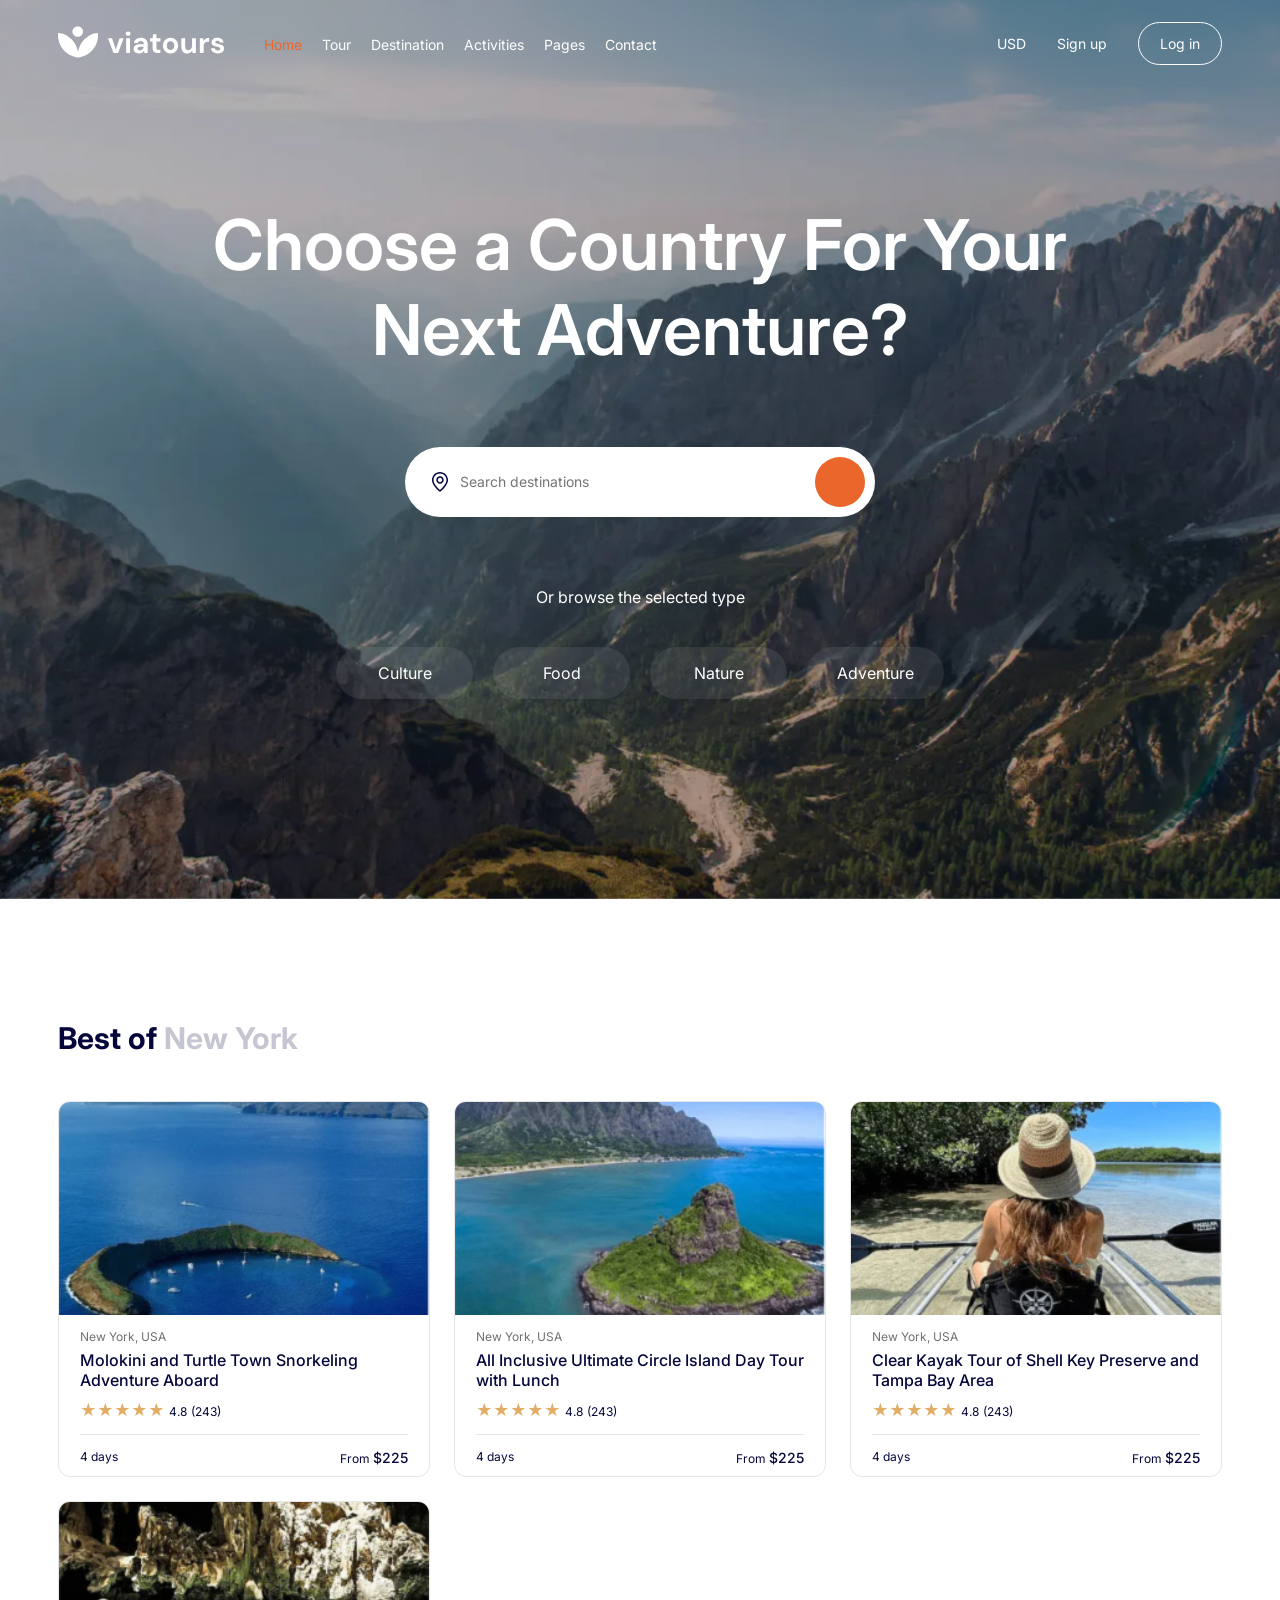
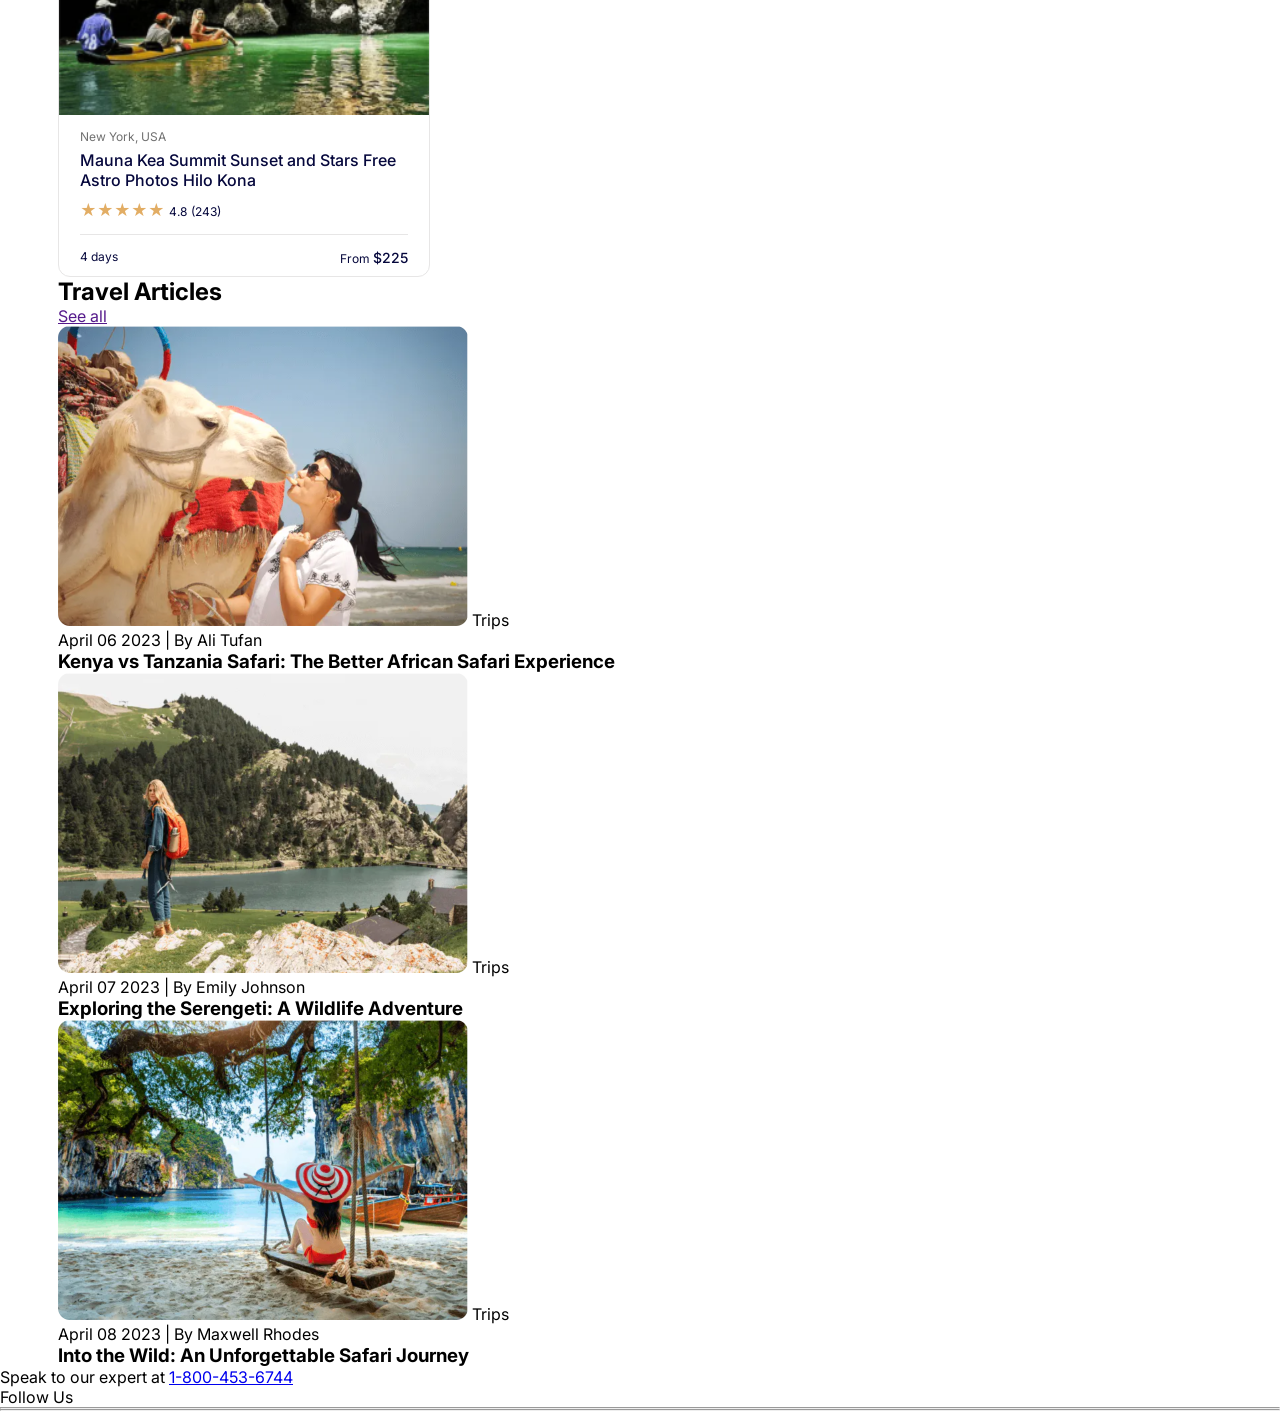
<file: index.html>
<!doctype html>
<html lang="en">
	<head>
		<meta charset="UTF-8" />
		<meta name="viewport" content="width=device-width, initial-scale=1.0" />
		<title>Viatours</title>
		<link rel="preconnect" href="https://fonts.googleapis.com" />
		<link rel="preconnect" href="https://fonts.gstatic.com" crossorigin />
		<link
			href="https://fonts.googleapis.com/css2?family=Inter:ital,opsz,wght@0,14..32,100..900;1,14..32,100..900&display=swap"
			rel="stylesheet"
		/>
		<link rel="stylesheet" href="style.css" />
	</head>
	<body>
		<nav class="nav">
			<div class="nav__container">
				<div class="nav__content">
					<a class="nav__logo" href="">
						<img src="img/icons/logo.svg" alt="" />
					</a>
					<ul class="nav__links">
						<li><a class="active" href="">Home</a></li>
						<li><a href="">Tour</a></li>
						<li><a href="">Destination</a></li>
						<li><a href="">Activities</a></li>
						<li><a href="">Pages</a></li>
						<li><a href="">Contact</a></li>
					</ul>
				</div>

				<div class="nav__action">
					<span>USD</span>
					<button class="nav__btn">Sign up</button>
					<button class="nav__btn accent-btn">Log in</button>
				</div>
			</div>
		</nav>

		<header class="hero">
			<div class="container">
				<div class="hero__content">
					<h1 class="hero__title">
						Choose a Country For Your <br />
						Next Adventure?
					</h1>
					<div class="hero__search">
						<input
							class="hero__input"
							type="search"
							placeholder="Search destinations"
						/>
						<button class="hero__btn"></button>
					</div>
					<div class="categories">
						<p class="categories__title">Or browse the selected type</p>
						<div class="category__item">Culture</div>
						<div class="category__item">Food</div>
						<div class="category__item">Nature</div>
						<div class="category__item">Adventure</div>
					</div>
				</div>
			</div>
		</header>
		<main>
			<section class="tour">
				<div class="container">
					<div class="tour__content">
						<h2 class="tour__title">Best of <span>New York</span></h2>
						<div class="tour__cards">
							<div class="tour__card">
								<img class="card__img" src="img/images/tour1.webp" alt="" />
								<div class="card__info">
									<p class="card__text">New York, USA</p>
									<h3 class="card__title">
										Molokini and Turtle Town Snorkeling Adventure Aboard
									</h3>
									<div class="card__rating">
										<span class="rating__stars">★★★★★</span>
										<span class="rating__value">4.8</span>
										<span class="rating__count">(243)</span>
									</div>
									<div class="card__meta">
										<p class="meta__date">4 days</p>
										<p class="meta__cost">
											From
											<span>$225</span>
										</p>
									</div>
								</div>
							</div>
							<div class="tour__card">
								<img class="card__img" src="img/images/tour2.png" alt="" />
								<div class="card__info">
									<p class="card__text">New York, USA</p>
									<h3 class="card__title">
										All Inclusive Ultimate Circle Island Day Tour with Lunch
									</h3>
									<div class="card__rating">
										<span class="rating__stars">★★★★★</span>
										<span class="rating__value">4.8</span>
										<span class="rating__count">(243)</span>
									</div>
									<div class="card__meta">
										<p class="meta__date">4 days</p>
										<p class="meta__cost">
											From
											<span>$225</span>
										</p>
									</div>
								</div>
							</div>
							<div class="tour__card">
								<img class="card__img" src="img/images/tour3.png" alt="" />
								<div class="card__info">
									<p class="card__text">New York, USA</p>
									<h3 class="card__title">
										Clear Kayak Tour of Shell Key Preserve and Tampa Bay Area
									</h3>
									<div class="card__rating">
										<span class="rating__stars">★★★★★</span>
										<span class="rating__value">4.8</span>
										<span class="rating__count">(243)</span>
									</div>
									<div class="card__meta">
										<p class="meta__date">4 days</p>
										<p class="meta__cost">
											From
											<span>$225</span>
										</p>
									</div>
								</div>
							</div>
							<div class="tour__card">
								<img class="card__img" src="img/images/tour4.png" alt="" />
								<div class="card__info">
									<p class="card__text">New York, USA</p>
									<h3 class="card__title">
										Mauna Kea Summit Sunset and Stars Free Astro Photos Hilo
										Kona
									</h3>
									<div class="card__rating">
										<span class="rating__stars">★★★★★</span>
										<span class="rating__value">4.8</span>
										<span class="rating__count">(243)</span>
									</div>
									<div class="card__meta">
										<p class="meta__date">4 days</p>
										<p class="meta__cost">
											From
											<span>$225</span>
										</p>
									</div>
								</div>
							</div>
						</div>
					</div>
				</div>
			</section>

			<section class="articles">
				<div class="container">
					<div class="articles__header">
						<h2 class="articles__title">Travel Articles</h2>
						<a href="" class="articles__link">See all</a>
					</div>
					<div class="articles__grid">
						<!-- карточка  -->
						<div class="articles__card">
							<div class="articles__image">
								<img src="img/images/travel1.png" alt="" />
								<span>Trips</span>
							</div>
							<div class="articles__content">
								<p class="articles__meta">
									April 06 2023 <span>|</span> By Ali Tufan
								</p>
								<h3 class="articles__subtitle">
									Kenya vs Tanzania Safari: The Better African Safari Experience
								</h3>
							</div>
						</div>
						<!-- карточка  -->
						<div class="articles__card">
							<div class="articles__image">
								<img src="img/images/travel2.png" alt="" />
								<span>Trips</span>
							</div>
							<div class="articles__content">
								<p class="articles__meta">
									April 07 2023 <span>|</span> By Emily Johnson
								</p>
								<h3 class="articles__subtitle">
									Exploring the Serengeti: A Wildlife Adventure
								</h3>
							</div>
						</div>
						<!-- карточка  -->
						<div class="articles__card">
							<div class="articles__image">
								<img src="img/images/travel3.png" alt="" />
								<span>Trips</span>
							</div>
							<div class="articles__content">
								<p class="articles__meta">
									April 08 2023 <span>|</span> By Maxwell Rhodes
								</p>
								<h3 class="articles__subtitle">
									Into the Wild: An Unforgettable Safari Journey
								</h3>
							</div>
						</div>
						<!-- карточка  -->
					</div>
				</div>
			</section>
		</main>
		<footer class="footer">
			<div class="footer__top">
				<div class="footer__expert">
					Speak to our expert at
					<a href="tel:+1-800-453-6744">1-800-453-6744</a>
				</div>
				<div class="footer__follow">
					Follow Us
					<div class="footer__social"></div>
				</div>
			</div>
			<hr class="footer__line" />
			<div class="footer__middle"></div>
			<hr class="footer__line" />
			<div class="footer__bottom"></div>
		</footer>
	</body>
</html>
</file>
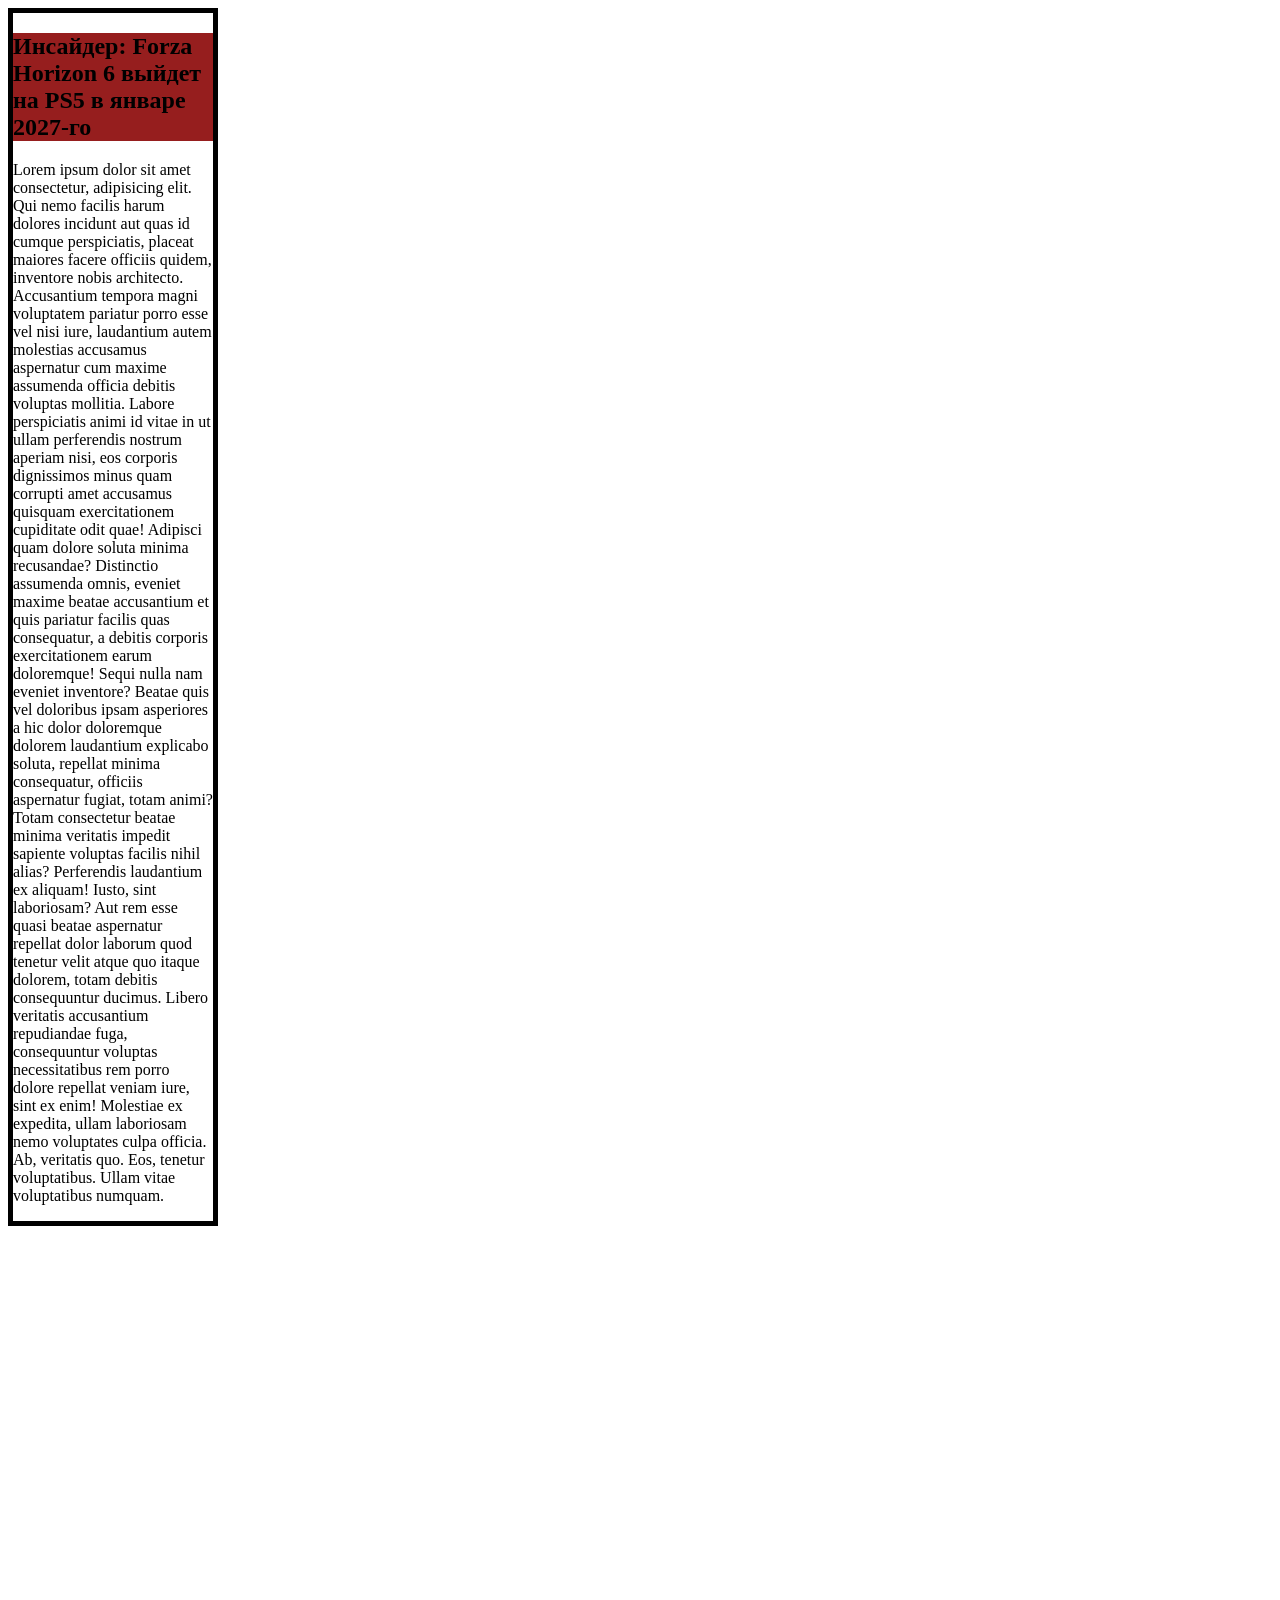
<file: poss.html>
<!doctype html>
<html lang="en">
	<head>
		<meta charset="UTF-8" />
		<meta name="viewport" content="width=device-width, initial-scale=1.0" />
		<title>Document</title>
		<style>
			body {
				height: 4000px;
			}
			.news {
				position: relative;
				width: 200px;
				border: 5px solid black;
			}
			.news_title {
				background: #961e1e;
				position: sticky;
				top: 0px;
			}
		</style>
	</head>
	<body>
		<div class="news">
			<h2 class="news_title">
				Инсайдер: Forza Horizon 6 выйдет на PS5 в январе 2027-го
			</h2>
			<p>
				Lorem ipsum dolor sit amet consectetur, adipisicing elit. Qui nemo
				facilis harum dolores incidunt aut quas id cumque perspiciatis, placeat
				maiores facere officiis quidem, inventore nobis architecto. Accusantium
				tempora magni voluptatem pariatur porro esse vel nisi iure, laudantium
				autem molestias accusamus aspernatur cum maxime assumenda officia
				debitis voluptas mollitia. Labore perspiciatis animi id vitae in ut
				ullam perferendis nostrum aperiam nisi, eos corporis dignissimos minus
				quam corrupti amet accusamus quisquam exercitationem cupiditate odit
				quae! Adipisci quam dolore soluta minima recusandae? Distinctio
				assumenda omnis, eveniet maxime beatae accusantium et quis pariatur
				facilis quas consequatur, a debitis corporis exercitationem earum
				doloremque! Sequi nulla nam eveniet inventore? Beatae quis vel doloribus
				ipsam asperiores a hic dolor doloremque dolorem laudantium explicabo
				soluta, repellat minima consequatur, officiis aspernatur fugiat, totam
				animi? Totam consectetur beatae minima veritatis impedit sapiente
				voluptas facilis nihil alias? Perferendis laudantium ex aliquam! Iusto,
				sint laboriosam? Aut rem esse quasi beatae aspernatur repellat dolor
				laborum quod tenetur velit atque quo itaque dolorem, totam debitis
				consequuntur ducimus. Libero veritatis accusantium repudiandae fuga,
				consequuntur voluptas necessitatibus rem porro dolore repellat veniam
				iure, sint ex enim! Molestiae ex expedita, ullam laboriosam nemo
				voluptates culpa officia. Ab, veritatis quo. Eos, tenetur voluptatibus.
				Ullam vitae voluptatibus numquam.
			</p>
		</div>
	</body>
</html>
</file>
<file: style.css>
* {
	font-family: 'Inter', sans-serif;
	margin: 0;
	padding: 0;
	box-sizing: border-box;
}

.container {
	max-width: 1300px;
	margin: 0 auto;
	width: calc(100% - 116px);
}

.nav {
	width: 100%;
	padding: 22px 0;
	position: fixed;
	left: 0;
	backdrop-filter: blur(10px);
}
.nav__container {
	display: flex;
	justify-content: space-between;
	align-items: center;
	max-width: 1800px;
	margin: 0 auto;
	width: calc(100% - 116px);
}

.nav__content {
	display: flex;
	align-items: center;
	gap: 39px;
}
.nav__links {
	display: flex;
	align-items: center;
	list-style: none;
	gap: 20px;
}
.nav__links a {
	text-decoration: none;
	color: #ffffff;
	font-size: 14px;
	transition: 0.3s color;
}
.nav__links a:hover {
	color: #eb662b;
}
a.active {
	color: #eb662b;
}

.nav__action {
	display: flex;
	gap: 10px;
	align-items: center;
}
.nav__action span {
	font-size: 14px;
	color: #ffffff;
}
.nav__btn {
	font-size: 14px;
	color: #ffffff;
	background: none;
	border: none;
	padding: 12px 21px;
	cursor: pointer;
	transition: 0.3s color;
}
.nav__btn:hover {
	color: #eb662b;
}
.accent-btn {
	border: 1px solid #ffffff;
	border-radius: 200px;
}

.hero {
	height: 100vh;
	background-image: url(img/images/hero.webp);
	background-repeat: no-repeat;
	background-position: center;
	background-size: cover;
}
.hero__content {
	display: flex;
	flex-direction: column;
	justify-content: center;
	align-items: center;
	height: 100vh;
	text-align: center;
}
.hero__title {
	font-size: 70px;
	font-weight: 600;
	color: #ffffff;
	margin-bottom: 75px;
}
.hero__search {
	background: #ffffff;
	border-radius: 200px;
	width: 470px;
	height: 70px;
	display: flex;
	align-items: center;
	justify-content: space-between;
	padding: 10px;
	margin-bottom: 70px;
}
.hero__input {
	font-size: 14px;
	background-image: url(img/icons/location.svg);
	background-repeat: no-repeat;
	background-size: 20px;
	background-position: left;
	padding: 10px;
	padding-left: 30px;
	border: none;
	outline: none;
	margin-left: 15px;
}
.hero__input::placeholder {
	color: #757575;
}
.hero__btn {
	background: #eb662b;
	width: 50px;
	height: 50px;
	border-radius: 50px;
	border: none;
	outline: none;
	cursor: pointer;
	transition: 0.3s background;
}
.hero__btn:hover {
	background: #c95625;
}
.categories {
	color: #ffffff;
	display: grid;
	grid-template-columns: repeat(4, 1fr);
	gap: 40px 20px;
}
.categories__title {
	grid-column: 1/-1;
}
.category__item {
	background: #ffffff15;
	padding: 16px 30px;
	border-radius: 50px;
}
.tour__content {
	margin-top: 120px;
}
.tour__title {
	font-size: 30px;
	font-weight: 700;
	color: #05073c;
	margin-bottom: 45px;
}
.tour__title span {
	color: #c6c6d2;
}
.tour__cards {
	display: grid;
	grid-template-columns: repeat(auto-fill, minmax(280px, 1fr));
	gap: 24px;
}
.tour__card {
	border-radius: 12px;
	border: 1px solid #e7e6e6;
	overflow: hidden;
}
.card__img {
	width: 100%;
	height: 213px;
	object-fit: cover;
}
.card__info {
	padding: 10px 21px;
}

.card__text {
	font-size: 12px;
	color: #717171;
	margin-bottom: 6px;
}
.card__title {
	font-size: 16px;
	font-weight: 500;
	color: #05073c;
	margin-bottom: 10px;
}
.rating__stars {
	color: #e2ad64;
}
.rating__value,
.rating__count {
	color: #05073c;
	font-size: 12px;
}
.card__rating {
	padding-bottom: 14px;
	border-bottom: 1px solid #e7e6e6;
	margin-bottom: 14px;
}
.card__meta {
	display: flex;
	justify-content: space-between;
}
.meta__date {
	color: #05073c;
	font-size: 12px;
}
.meta__cost {
	color: #05073c;
	font-size: 12px;
}
.meta__cost span {
	font-size: 14px;
	font-weight: 500;
}
</file>
